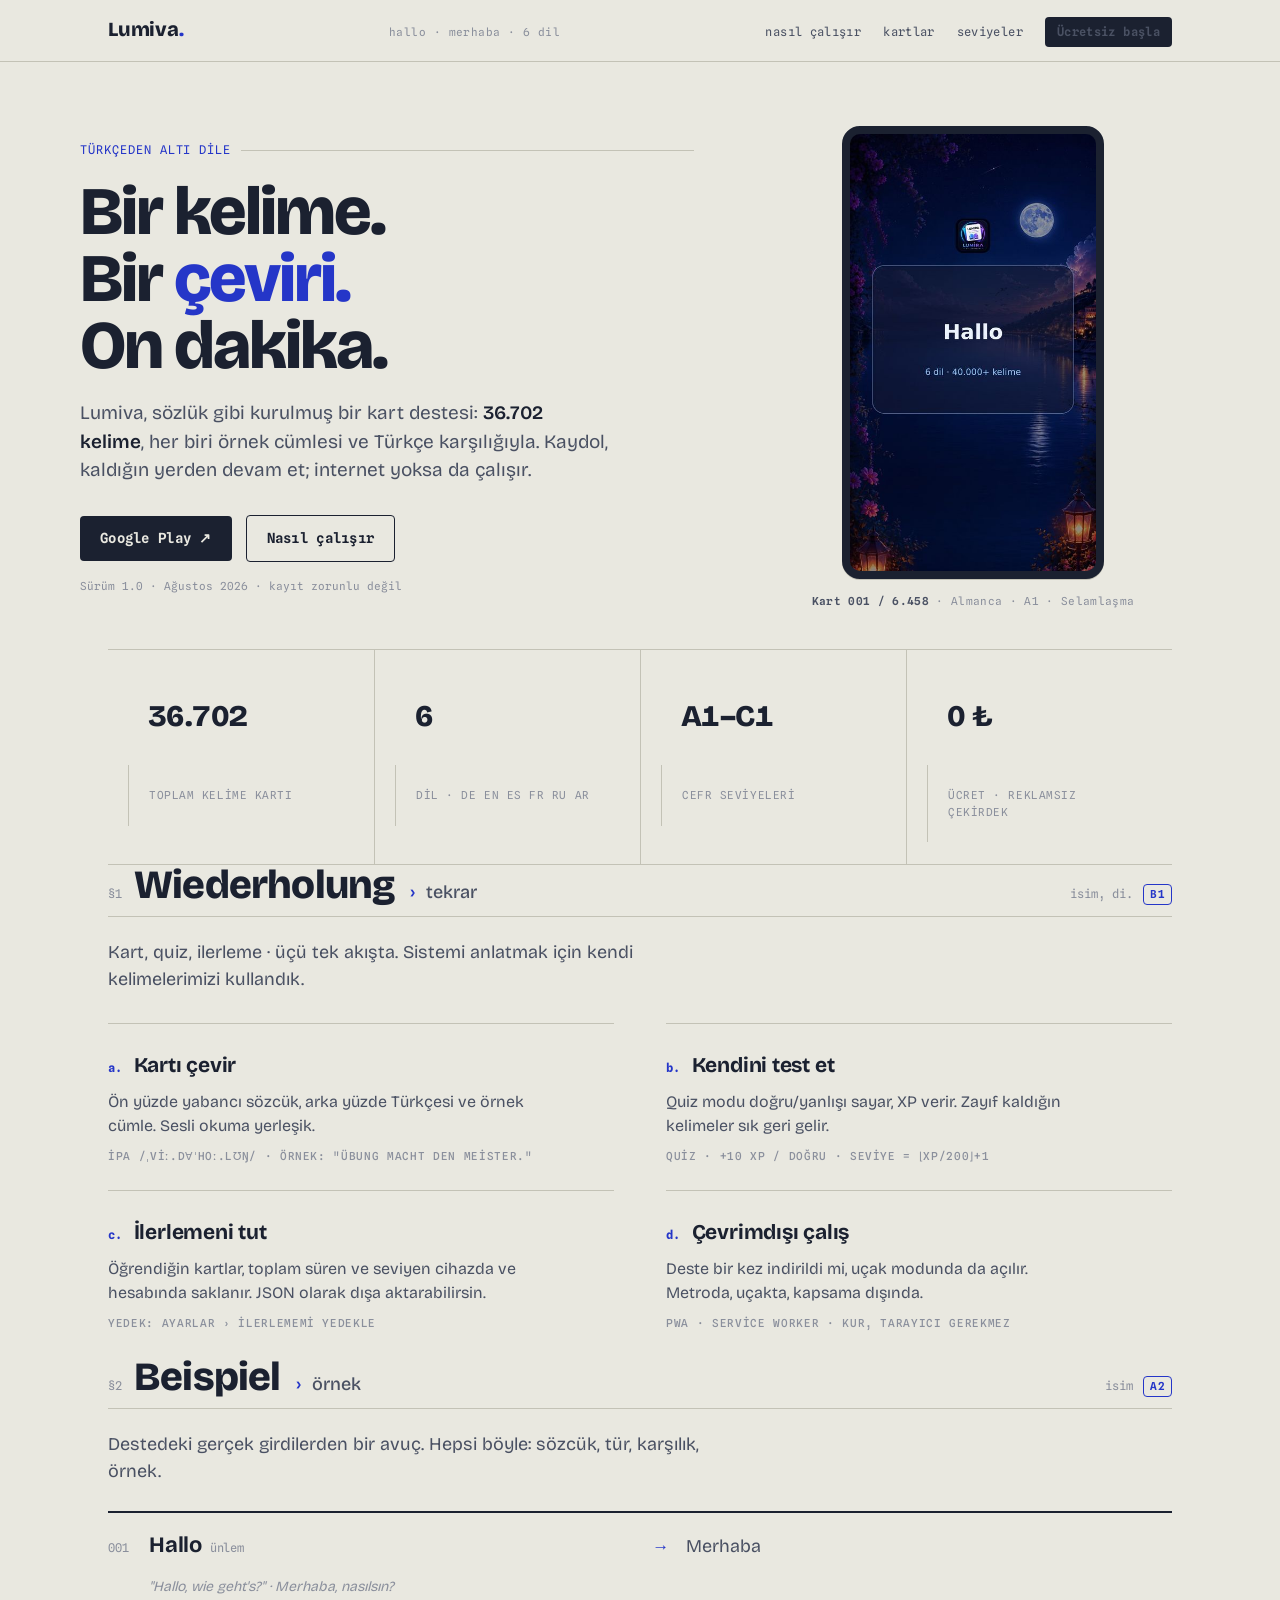
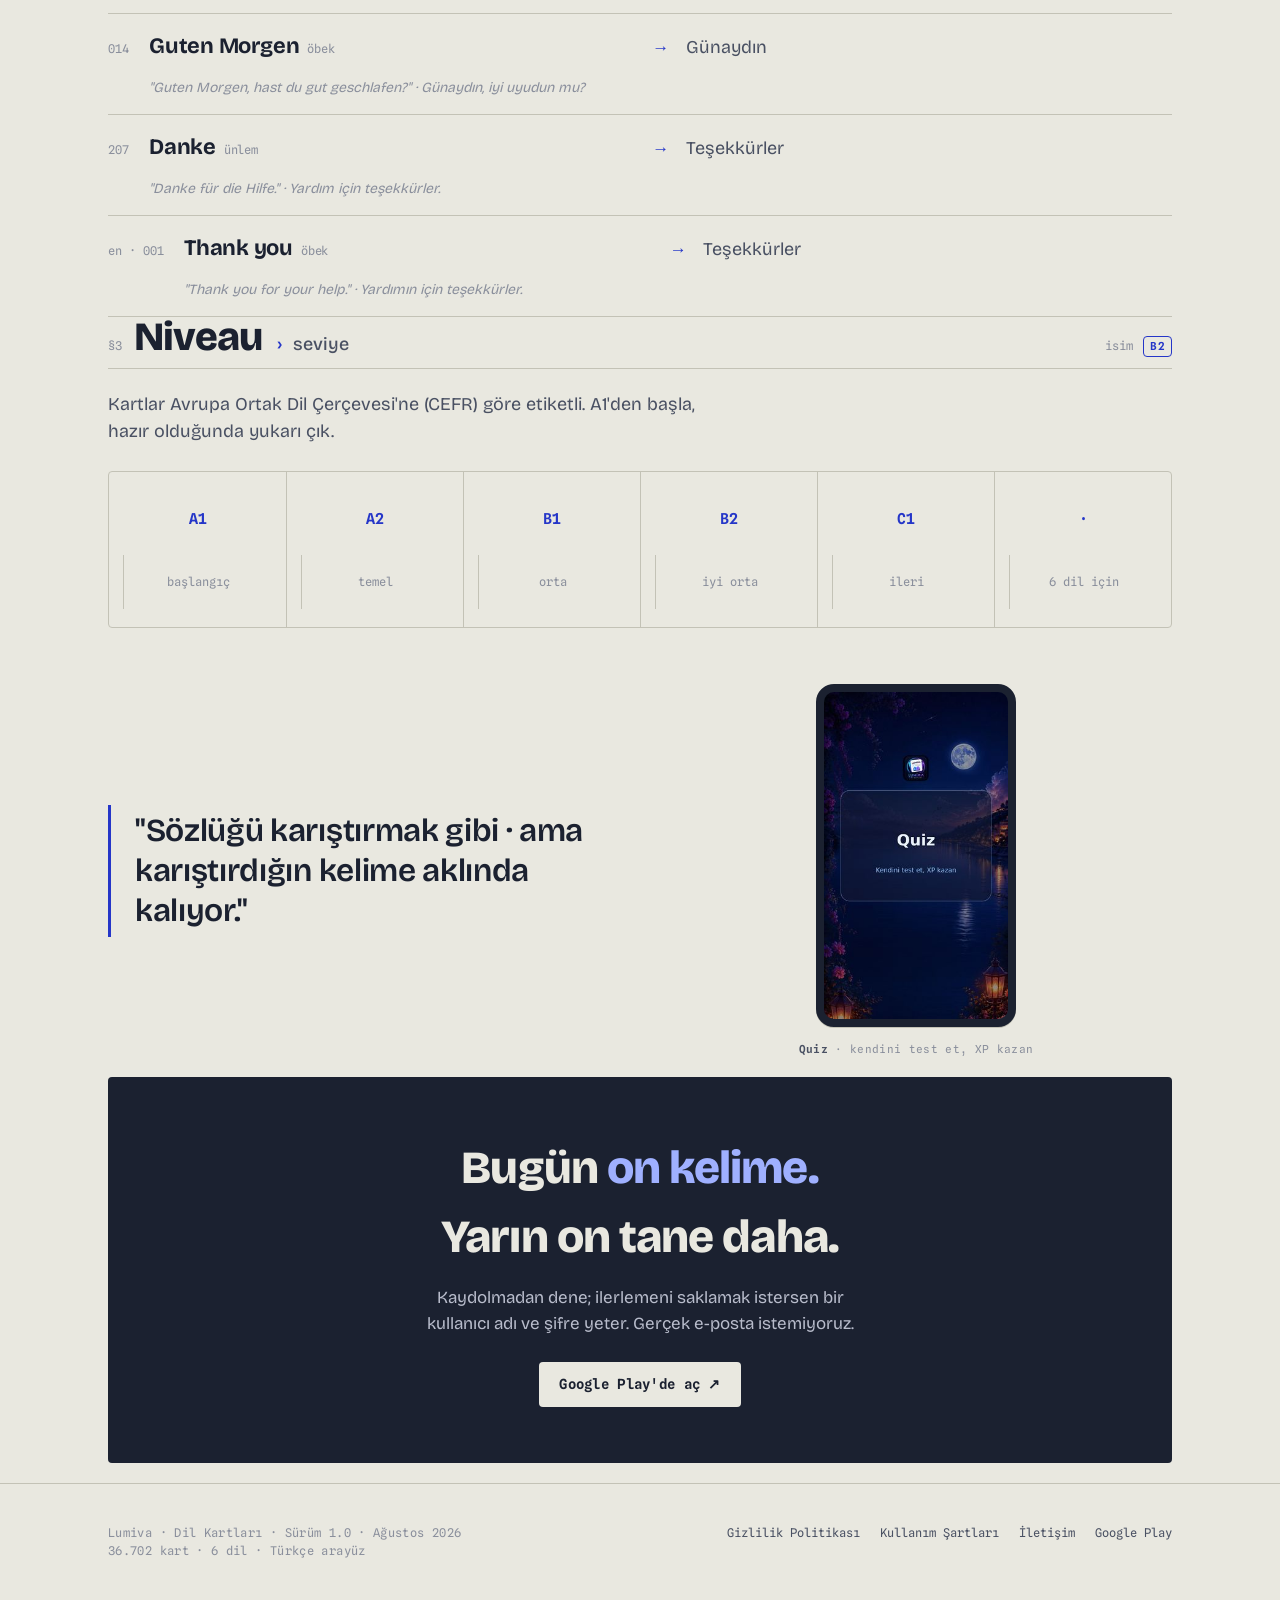
<file: lumira-landing.html>
<!DOCTYPE html>
<html lang="tr">
<head>
<meta charset="UTF-8">
<meta name="viewport" content="width=device-width, initial-scale=1.0">
<title>Lumiva · Dil Kartları</title>
<meta name="description" content="Türkçeden 6 dile, 36.702 kelime kartı. Günde on dakika, sözlük gibi çalışan bir kart destesi.">
<link rel="preconnect" href="https://fonts.googleapis.com">
<link rel="preconnect" href="https://fonts.gstatic.com" crossorigin>
<link href="https://fonts.googleapis.com/css2?family=Bricolage+Grotesque:opsz,wght@12..96,400;12..96,500;12..96,600;12..96,700;12..96,800&family=Spline+Sans+Mono:wght@400;500;600&display=swap" rel="stylesheet">
<style>
  :root{
    --paper:#e9e8e0;       /* soğuk kağıt */
    --paper-2:#e2e1d7;     /* biraz koyu kağıt */
    --ink:#1b2130;         /* mürekkep siyah-mavisi */
    --ink-soft:#4a5163;    /* ikincil metin */
    --ink-faint:#8a8f9c;   /* etiket/gri */
    --accent:#2536c8;      /* tek aksan: mürekkep mavisi */
    --rule:#c3c2b6;        /* hairline (tek ton) */
    --r:4px;               /* TEK köşe yarıçapı */
    --mono:"Spline Sans Mono",ui-monospace,monospace;
    --disp:"Bricolage Grotesque",system-ui,sans-serif;
  }
  *{box-sizing:border-box;margin:0;padding:0}
  html{scroll-behavior:smooth}
  body{
    background:var(--paper);color:var(--ink);
    font-family:var(--disp);
    font-size:17px;line-height:1.5;
    -webkit-font-smoothing:antialiased;
    text-rendering:optimizeLegibility;
  }
  ::selection{background:var(--accent);color:var(--paper)}

  .wrap{max-width:1120px;margin:0 auto;padding:0 28px}

  /* ---- MONO ETİKET (kelime türü / seviye / telaffuz sistemi) ---- */
  .tag{font-family:var(--mono);font-size:11px;font-weight:500;
    letter-spacing:.06em;text-transform:uppercase;color:var(--ink-faint)}
  .lvl{font-family:var(--mono);font-size:11px;font-weight:600;
    color:var(--accent);border:1px solid var(--accent);
    border-radius:var(--r);padding:1px 6px;letter-spacing:.04em}
  .pos{font-family:var(--mono);font-size:12px;font-style:normal;
    color:var(--ink-faint)}
  .ipa{font-family:var(--mono);font-size:13px;color:var(--ink-soft)}

  /* ---- ÜST ÇUBUK: sözlük "guide words" ---- */
  header.top{border-bottom:1px solid var(--rule);position:sticky;top:0;
    background:var(--paper);z-index:20}
  .top-in{display:flex;align-items:baseline;justify-content:space-between;
    padding:14px 28px;max-width:1120px;margin:0 auto;gap:16px}
  .brand{font-weight:800;font-size:20px;letter-spacing:-.01em}
  .brand .dot{color:var(--accent)}
  .guide{font-family:var(--mono);font-size:11px;color:var(--ink-faint);
    letter-spacing:.04em}
  .top-nav{display:flex;gap:22px;align-items:baseline}
  .top-nav a{font-family:var(--mono);font-size:12px;color:var(--ink-soft);
    text-decoration:none;letter-spacing:.03em}
  .top-nav a:hover{color:var(--accent)}
  .top-cta{font-family:var(--mono);font-size:12px;font-weight:600;
    color:var(--paper);background:var(--ink);border-radius:var(--r);
    padding:6px 12px;text-decoration:none}
  .top-cta:hover{background:var(--accent)}
  @media(max-width:720px){.top-nav .hidem{display:none}}

  /* ---- SÖZLÜK GİRDİSİ BAŞLIK KALIBI ---- */
  .entry{display:grid;grid-template-columns:1fr auto;gap:6px 18px;
    align-items:baseline;border-bottom:1px solid var(--rule);
    padding-bottom:10px;margin-bottom:22px}
  .entry-head{display:flex;align-items:baseline;gap:12px;flex-wrap:wrap}
  .entry-num{font-family:var(--mono);font-size:12px;color:var(--ink-faint)}
  .entry-word{font-size:clamp(26px,4vw,40px);font-weight:800;
    letter-spacing:-.02em;line-height:1}
  .entry-tr{font-size:clamp(15px,2vw,18px);color:var(--ink-soft);
    font-weight:500}
  .entry-tr::before{content:"›";color:var(--accent);margin-right:8px;
    font-family:var(--mono)}
  .entry-meta{display:flex;gap:10px;align-items:center;justify-self:end}

  /* ---- HERO ---- */
  .hero{padding:64px 0 40px}
  .hero-grid{display:grid;grid-template-columns:1.15fr .85fr;gap:52px;
    align-items:center}
  @media(max-width:860px){.hero-grid{grid-template-columns:1fr;gap:36px}}
  .kicker{font-family:var(--mono);font-size:12px;letter-spacing:.08em;
    text-transform:uppercase;color:var(--accent);margin-bottom:20px;
    display:flex;gap:10px;align-items:center}
  .kicker::after{content:"";height:1px;flex:1;background:var(--rule)}
  h1.head{font-size:clamp(38px,6.2vw,68px);line-height:.98;
    letter-spacing:-.03em;font-weight:800;margin-bottom:20px}
  h1.head em{font-style:normal;color:var(--accent)}
  .lede{font-size:19px;color:var(--ink-soft);max-width:44ch;margin-bottom:30px}
  .lede b{color:var(--ink);font-weight:600}
  .cta-row{display:flex;gap:14px;align-items:center;flex-wrap:wrap}
  .btn{font-family:var(--mono);font-size:14px;font-weight:600;
    text-decoration:none;border-radius:var(--r);padding:12px 20px;
    display:inline-flex;gap:9px;align-items:center;letter-spacing:.02em}
  .btn-solid{background:var(--ink);color:var(--paper)}
  .btn-solid:hover{background:var(--accent)}
  .btn-line{border:1px solid var(--ink);color:var(--ink)}
  .btn-line:hover{border-color:var(--accent);color:var(--accent)}
  .cta-note{font-family:var(--mono);font-size:11px;color:var(--ink-faint)}

  /* ---- CİHAZ ÇERÇEVESİ (gerçek ekran) ---- */
  .device-col{display:flex;flex-direction:column;align-items:center;gap:14px}
  .device{position:relative;width:262px;max-width:80vw;
    border:8px solid var(--ink);border-radius:calc(var(--r) + 14px);
    overflow:hidden;background:var(--ink);
    box-shadow:0 1px 0 var(--rule)}
  .device img{display:block;width:100%;height:auto}
  .device-cap{font-family:var(--mono);font-size:11px;color:var(--ink-faint);
    text-align:center;letter-spacing:.03em}
  .device-cap b{color:var(--ink-soft);font-weight:600}

  /* ---- SAYAÇ ŞERİDİ (somut sayılar) ---- */
  .strip{border-top:1px solid var(--rule);border-bottom:1px solid var(--rule);
    display:grid;grid-template-columns:repeat(4,1fr)}
  .strip div{padding:22px 20px;border-left:1px solid var(--rule)}
  .strip div:first-child{border-left:none}
  .strip .n{font-size:30px;font-weight:800;letter-spacing:-.02em;
    font-variant-numeric:tabular-nums}
  .strip .l{font-family:var(--mono);font-size:11px;color:var(--ink-faint);
    letter-spacing:.05em;text-transform:uppercase;margin-top:4px}
  @media(max-width:720px){.strip{grid-template-columns:repeat(2,1fr)}
    .strip div:nth-child(3){border-left:none}}

  /* ---- BÖLÜM ---- */
  section{padding:70px 0}
  .sec-lead{max-width:52ch;color:var(--ink-soft);font-size:18px;
    margin-top:2px}

  /* ---- ÖZELLİK: sözlük girdisi listesi ---- */
  .feat{display:grid;grid-template-columns:1fr 1fr;gap:0 52px}
  @media(max-width:760px){.feat{grid-template-columns:1fr}}
  .feat-item{padding:26px 0;border-top:1px solid var(--rule)}
  .feat-item h3{font-size:21px;font-weight:700;letter-spacing:-.01em;
    display:flex;align-items:baseline;gap:12px;margin-bottom:8px}
  .feat-item .idx{font-family:var(--mono);font-size:12px;color:var(--accent)}
  .feat-item p{color:var(--ink-soft);font-size:16px;max-width:42ch}
  .feat-item .f+tr{font-family:var(--mono);font-size:12px;
    color:var(--ink-faint);margin-top:10px}

  /* ---- İKİ DİLLİ ÖRNEK KART SATIRLARI ---- */
  .cards{border-top:2px solid var(--ink)}
  .card-row{display:grid;grid-template-columns:auto 1fr auto 1fr;gap:20px;
    align-items:baseline;padding:16px 0;border-bottom:1px solid var(--rule)}
  .card-row .num{font-family:var(--mono);font-size:12px;color:var(--ink-faint)}
  .card-row .src{font-size:22px;font-weight:700;letter-spacing:-.01em}
  .card-row .src .p{font-family:var(--mono);font-size:12px;
    color:var(--ink-faint);font-weight:400;margin-left:8px}
  .card-row .arrow{font-family:var(--mono);color:var(--accent)}
  .card-row .dst{font-size:18px;color:var(--ink-soft)}
  .card-row .ex{grid-column:2/5;font-size:14px;color:var(--ink-faint);
    font-style:italic;margin-top:-6px}
  @media(max-width:680px){
    .card-row{grid-template-columns:auto 1fr;gap:4px 14px}
    .card-row .arrow,.card-row .dst{grid-column:2}
    .card-row .ex{grid-column:1/3}
  }

  /* ---- CEFR ÇİZELGESİ ---- */
  .levels{display:grid;grid-template-columns:repeat(6,1fr);gap:0;
    border:1px solid var(--rule);border-radius:var(--r);overflow:hidden;
    margin-top:26px}
  .levels div{padding:18px 14px;border-left:1px solid var(--rule);
    text-align:center}
  .levels div:first-child{border-left:none}
  .levels .lc{font-family:var(--mono);font-weight:600;font-size:15px;
    color:var(--accent)}
  .levels .ln{font-size:12px;color:var(--ink-faint);margin-top:6px;
    font-family:var(--mono)}
  @media(max-width:640px){.levels{grid-template-columns:repeat(3,1fr)}
    .levels div:nth-child(4){border-left:none}}

  /* ---- ALINTI ---- */
  .quote{border-left:3px solid var(--accent);padding:6px 0 6px 24px;
    font-size:clamp(22px,3.4vw,32px);font-weight:600;letter-spacing:-.01em;
    max-width:26ch;line-height:1.25}
  .quote-by{font-family:var(--mono);font-size:12px;color:var(--ink-faint);
    margin-top:16px;letter-spacing:.03em}

  /* ---- KAPANIŞ CTA ---- */
  .close{background:var(--ink);color:var(--paper);border-radius:var(--r);
    padding:56px 44px;text-align:center;margin:20px 0}
  .close h2{font-size:clamp(28px,5vw,46px);font-weight:800;
    letter-spacing:-.02em;margin-bottom:14px;color:var(--paper)}
  .close h2 em{font-style:normal;color:#9fb0ff}
  .close p{color:#b8bccb;max-width:40ch;margin:0 auto 26px;font-size:17px}
  .close .btn-solid{background:var(--paper);color:var(--ink)}
  .close .btn-solid:hover{background:#9fb0ff;color:var(--ink)}

  /* ---- ALT BİLGİ (şartlar + gizlilik ZORUNLU) ---- */
  footer{border-top:1px solid var(--rule);padding:40px 0 60px;
    font-family:var(--mono);font-size:12px;color:var(--ink-faint)}
  .foot-in{display:flex;justify-content:space-between;gap:20px;
    flex-wrap:wrap;align-items:baseline}
  footer a{color:var(--ink-soft);text-decoration:none}
  footer a:hover{color:var(--accent)}
  .foot-links{display:flex;gap:20px;flex-wrap:wrap}
  .foot-meta{letter-spacing:.03em}

  :focus-visible{outline:2px solid var(--accent);outline-offset:2px}
  @media(prefers-reduced-motion:no-preference){
    .device{transition:transform .5s cubic-bezier(.2,.7,.2,1)}
    .device:hover{transform:translateY(-4px)}
  }
</style>
</head>
<body>

<header class="top">
  <div class="top-in">
    <div class="brand">Lumiva<span class="dot">.</span></div>
    <div class="guide hidem">hallo · merhaba · 6 dil</div>
    <nav class="top-nav">
      <a href="#nasil" class="hidem">nasıl çalışır</a>
      <a href="#kartlar" class="hidem">kartlar</a>
      <a href="#seviye" class="hidem">seviyeler</a>
      <a href="#indir" class="top-cta">Ücretsiz başla</a>
    </nav>
  </div>
</header>

<main>
<!-- ============================ HERO ============================ -->
<div class="wrap hero">
  <div class="hero-grid">
    <div>
      <div class="kicker">Türkçeden altı dile</div>
      <h1 class="head">Bir kelime.<br>Bir <em>çeviri.</em><br>On dakika.</h1>
      <p class="lede">Lumiva, sözlük gibi kurulmuş bir kart destesi:
        <b>36.702 kelime</b>, her biri örnek cümlesi ve Türkçe karşılığıyla.
        Kaydol, kaldığın yerden devam et; internet yoksa da çalışır.</p>
      <div class="cta-row">
        <a href="#indir" class="btn btn-solid">Google Play ↗</a>
        <a href="#nasil" class="btn btn-line">Nasıl çalışır</a>
      </div>
      <p class="cta-note" style="margin-top:16px">Sürüm 1.0 · Ağustos 2026 · kayıt zorunlu değil</p>
    </div>
    <div class="device-col">
      <div class="device">
        <img alt="Lumiva uygulaması · Almanca 'Hallo' kartı" src="[data-uri]">
      </div>
      <p class="device-cap"><b>Kart 001 / 6.458</b> · Almanca · A1 · Selamlaşma</p>
    </div>
  </div>
</div>

<!-- ======================= SAYAÇ ŞERİDİ ======================= -->
<div class="wrap">
  <div class="strip">
    <div><div class="n">36.702</div><div class="l">toplam kelime kartı</div></div>
    <div><div class="n">6</div><div class="l">dil · de en es fr ru ar</div></div>
    <div><div class="n">A1–C1</div><div class="l">CEFR seviyeleri</div></div>
    <div><div class="n">0 ₺</div><div class="l">ücret · reklamsız çekirdek</div></div>
  </div>
</div>

<!-- ======================= NASIL ÇALIŞIR ======================= -->
<section id="nasil" class="wrap">
  <div class="entry">
    <div class="entry-head">
      <span class="entry-num">§1</span>
      <span class="entry-word">Wiederholung</span>
      <span class="entry-tr">tekrar</span>
    </div>
    <div class="entry-meta"><span class="pos">isim, di.</span><span class="lvl">B1</span></div>
  </div>
  <p class="sec-lead">Kart, quiz, ilerleme · üçü tek akışta. Sistemi anlatmak
    için kendi kelimelerimizi kullandık.</p>

  <div class="feat" style="margin-top:30px">
    <div class="feat-item">
      <h3><span class="idx">a.</span>Kartı çevir</h3>
      <p>Ön yüzde yabancı sözcük, arka yüzde Türkçesi ve örnek cümle.
        Sesli okuma yerleşik.</p>
      <div class="tag" style="margin-top:10px">ipa /ˌviː.dɐˈhoː.lʊŋ/ · örnek: "Übung macht den Meister."</div>
    </div>
    <div class="feat-item">
      <h3><span class="idx">b.</span>Kendini test et</h3>
      <p>Quiz modu doğru/yanlışı sayar, XP verir. Zayıf kaldığın
        kelimeler sık geri gelir.</p>
      <div class="tag" style="margin-top:10px">quiz · +10 XP / doğru · seviye = ⌊XP/200⌋+1</div>
    </div>
    <div class="feat-item">
      <h3><span class="idx">c.</span>İlerlemeni tut</h3>
      <p>Öğrendiğin kartlar, toplam süren ve seviyen cihazda ve
        hesabında saklanır. JSON olarak dışa aktarabilirsin.</p>
      <div class="tag" style="margin-top:10px">yedek: Ayarlar › İlerlememi yedekle</div>
    </div>
    <div class="feat-item">
      <h3><span class="idx">d.</span>Çevrimdışı çalış</h3>
      <p>Deste bir kez indirildi mi, uçak modunda da açılır. Metroda,
        uçakta, kapsama dışında.</p>
      <div class="tag" style="margin-top:10px">pwa · service worker · kur, tarayıcı gerekmez</div>
    </div>
  </div>
</section>

<!-- ======================= ÖRNEK KARTLAR ======================= -->
<section id="kartlar" class="wrap">
  <div class="entry">
    <div class="entry-head">
      <span class="entry-num">§2</span>
      <span class="entry-word">Beispiel</span>
      <span class="entry-tr">örnek</span>
    </div>
    <div class="entry-meta"><span class="pos">isim</span><span class="lvl">A2</span></div>
  </div>
  <p class="sec-lead">Destedeki gerçek girdilerden bir avuç. Hepsi böyle:
    sözcük, tür, karşılık, örnek.</p>

  <div class="cards" style="margin-top:26px">
    <div class="card-row">
      <span class="num">001</span>
      <span class="src">Hallo<span class="p">ünlem</span></span>
      <span class="arrow">→</span>
      <span class="dst">Merhaba</span>
      <span class="ex">"Hallo, wie geht's?" · Merhaba, nasılsın?</span>
    </div>
    <div class="card-row">
      <span class="num">014</span>
      <span class="src">Guten Morgen<span class="p">öbek</span></span>
      <span class="arrow">→</span>
      <span class="dst">Günaydın</span>
      <span class="ex">"Guten Morgen, hast du gut geschlafen?" · Günaydın, iyi uyudun mu?</span>
    </div>
    <div class="card-row">
      <span class="num">207</span>
      <span class="src">Danke<span class="p">ünlem</span></span>
      <span class="arrow">→</span>
      <span class="dst">Teşekkürler</span>
      <span class="ex">"Danke für die Hilfe." · Yardım için teşekkürler.</span>
    </div>
    <div class="card-row">
      <span class="num">en · 001</span>
      <span class="src">Thank you<span class="p">öbek</span></span>
      <span class="arrow">→</span>
      <span class="dst">Teşekkürler</span>
      <span class="ex">"Thank you for your help." · Yardımın için teşekkürler.</span>
    </div>
  </div>
</section>

<!-- ======================= SEVİYELER ======================= -->
<section id="seviye" class="wrap">
  <div class="entry">
    <div class="entry-head">
      <span class="entry-num">§3</span>
      <span class="entry-word">Niveau</span>
      <span class="entry-tr">seviye</span>
    </div>
    <div class="entry-meta"><span class="pos">isim</span><span class="lvl">B2</span></div>
  </div>
  <p class="sec-lead">Kartlar Avrupa Ortak Dil Çerçevesi'ne (CEFR) göre
    etiketli. A1'den başla, hazır olduğunda yukarı çık.</p>

  <div class="levels">
    <div><div class="lc">A1</div><div class="ln">başlangıç</div></div>
    <div><div class="lc">A2</div><div class="ln">temel</div></div>
    <div><div class="lc">B1</div><div class="ln">orta</div></div>
    <div><div class="lc">B2</div><div class="ln">iyi orta</div></div>
    <div><div class="lc">C1</div><div class="ln">ileri</div></div>
    <div><div class="lc">·</div><div class="ln">6 dil için</div></div>
  </div>

  <div style="display:grid;grid-template-columns:1fr 1fr;gap:40px;margin-top:56px;align-items:center">
    <div class="quote">"Sözlüğü karıştırmak gibi · ama karıştırdığın kelime aklında kalıyor."</div>
    <div class="device-col">
      <div class="device" style="width:200px">
        <img alt="Lumiva · Quiz ekranı" src="[data-uri]">
      </div>
      <p class="device-cap"><b>Quiz</b> · kendini test et, XP kazan</p>
    </div>
  </div>
</section>

<!-- ======================= KAPANIŞ ======================= -->
<div class="wrap" id="indir">
  <div class="close">
    <h2>Bugün <em>on kelime.</em><br>Yarın on tane daha.</h2>
    <p>Kaydolmadan dene; ilerlemeni saklamak istersen bir kullanıcı adı
      ve şifre yeter. Gerçek e-posta istemiyoruz.</p>
    <a href="#" class="btn btn-solid">Google Play'de aç ↗</a>
  </div>
</div>
</main>

<!-- ======================= ALT BİLGİ ======================= -->
<footer>
  <div class="wrap foot-in">
    <div class="foot-meta">
      Lumiva · Dil Kartları · Sürüm 1.0 · Ağustos 2026<br>
      36.702 kart · 6 dil · Türkçe arayüz
    </div>
    <div class="foot-links">
      <a href="./privacy/">Gizlilik Politikası</a>
      <a href="#sartlar">Kullanım Şartları</a>
      <a href="https://www.instagram.com/">İletişim</a>
      <a href="#indir">Google Play</a>
    </div>
  </div>
</footer>

</body>
</html>
</file>
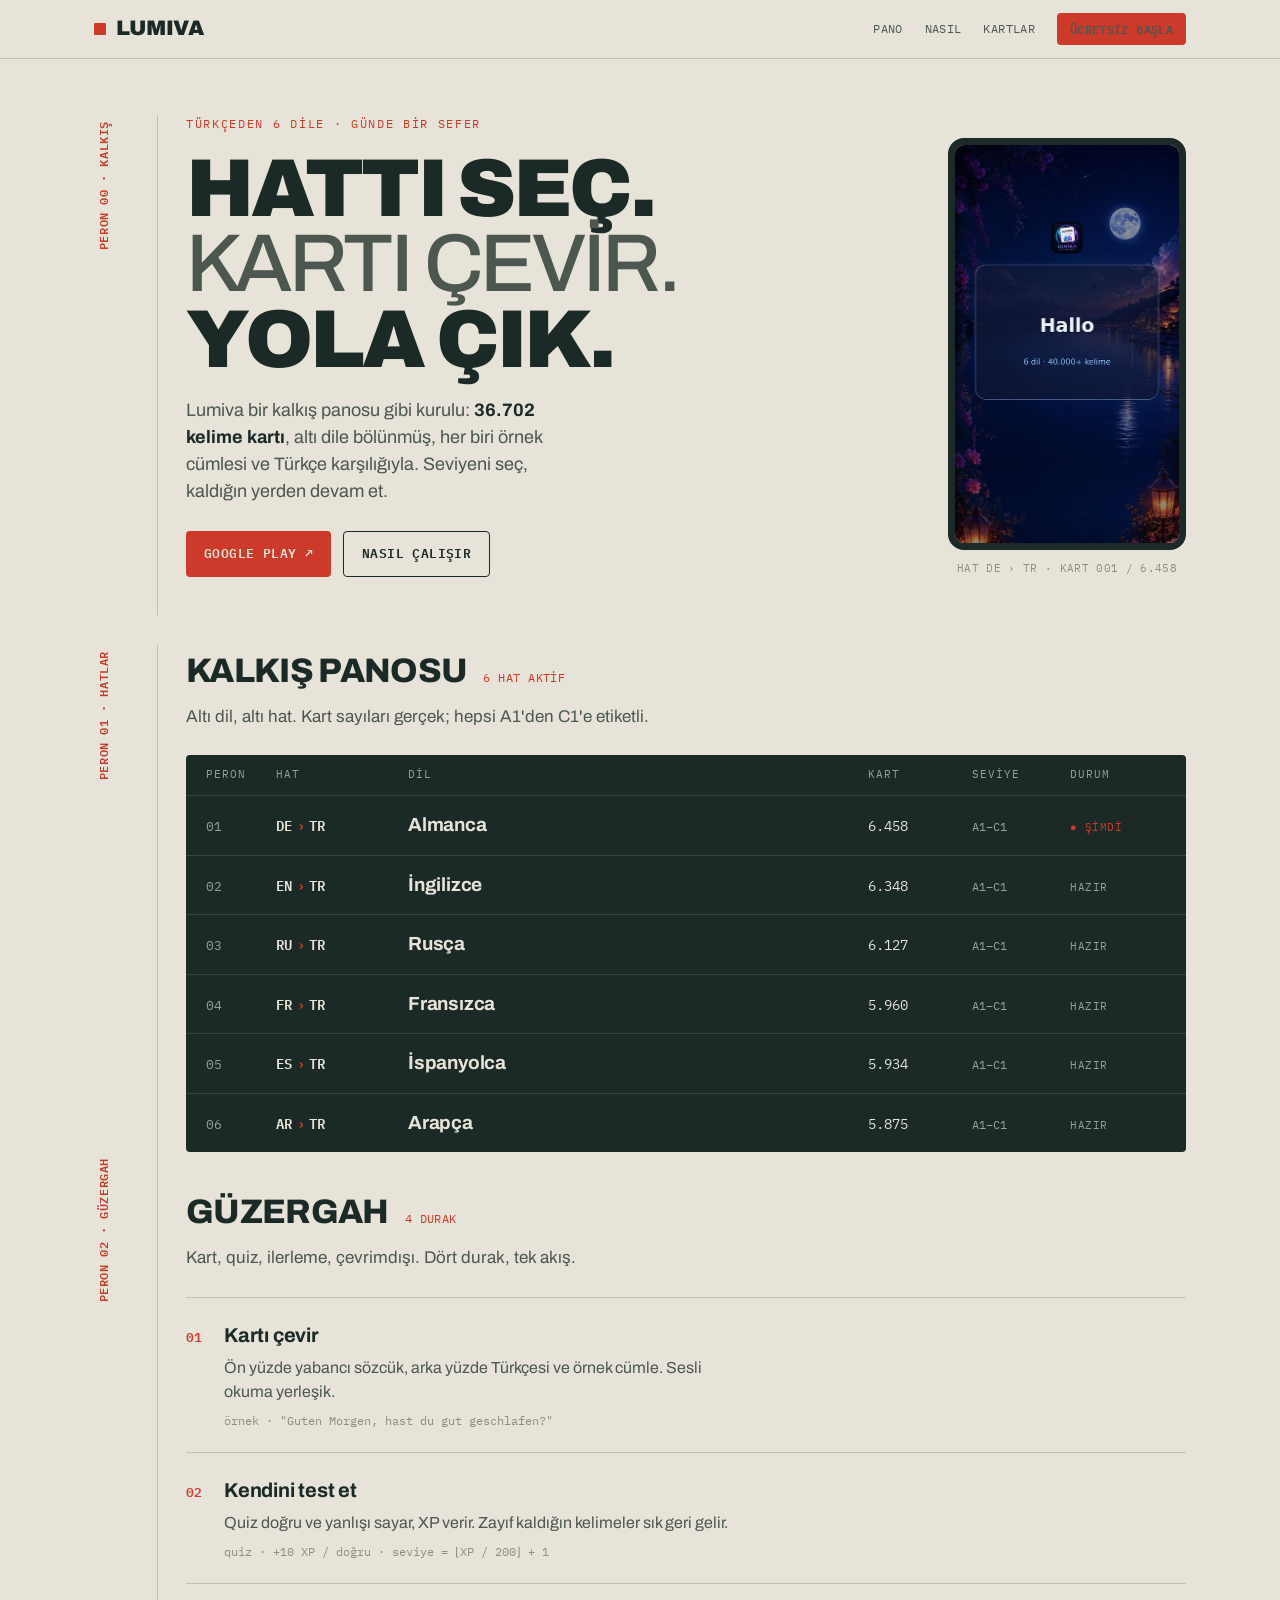
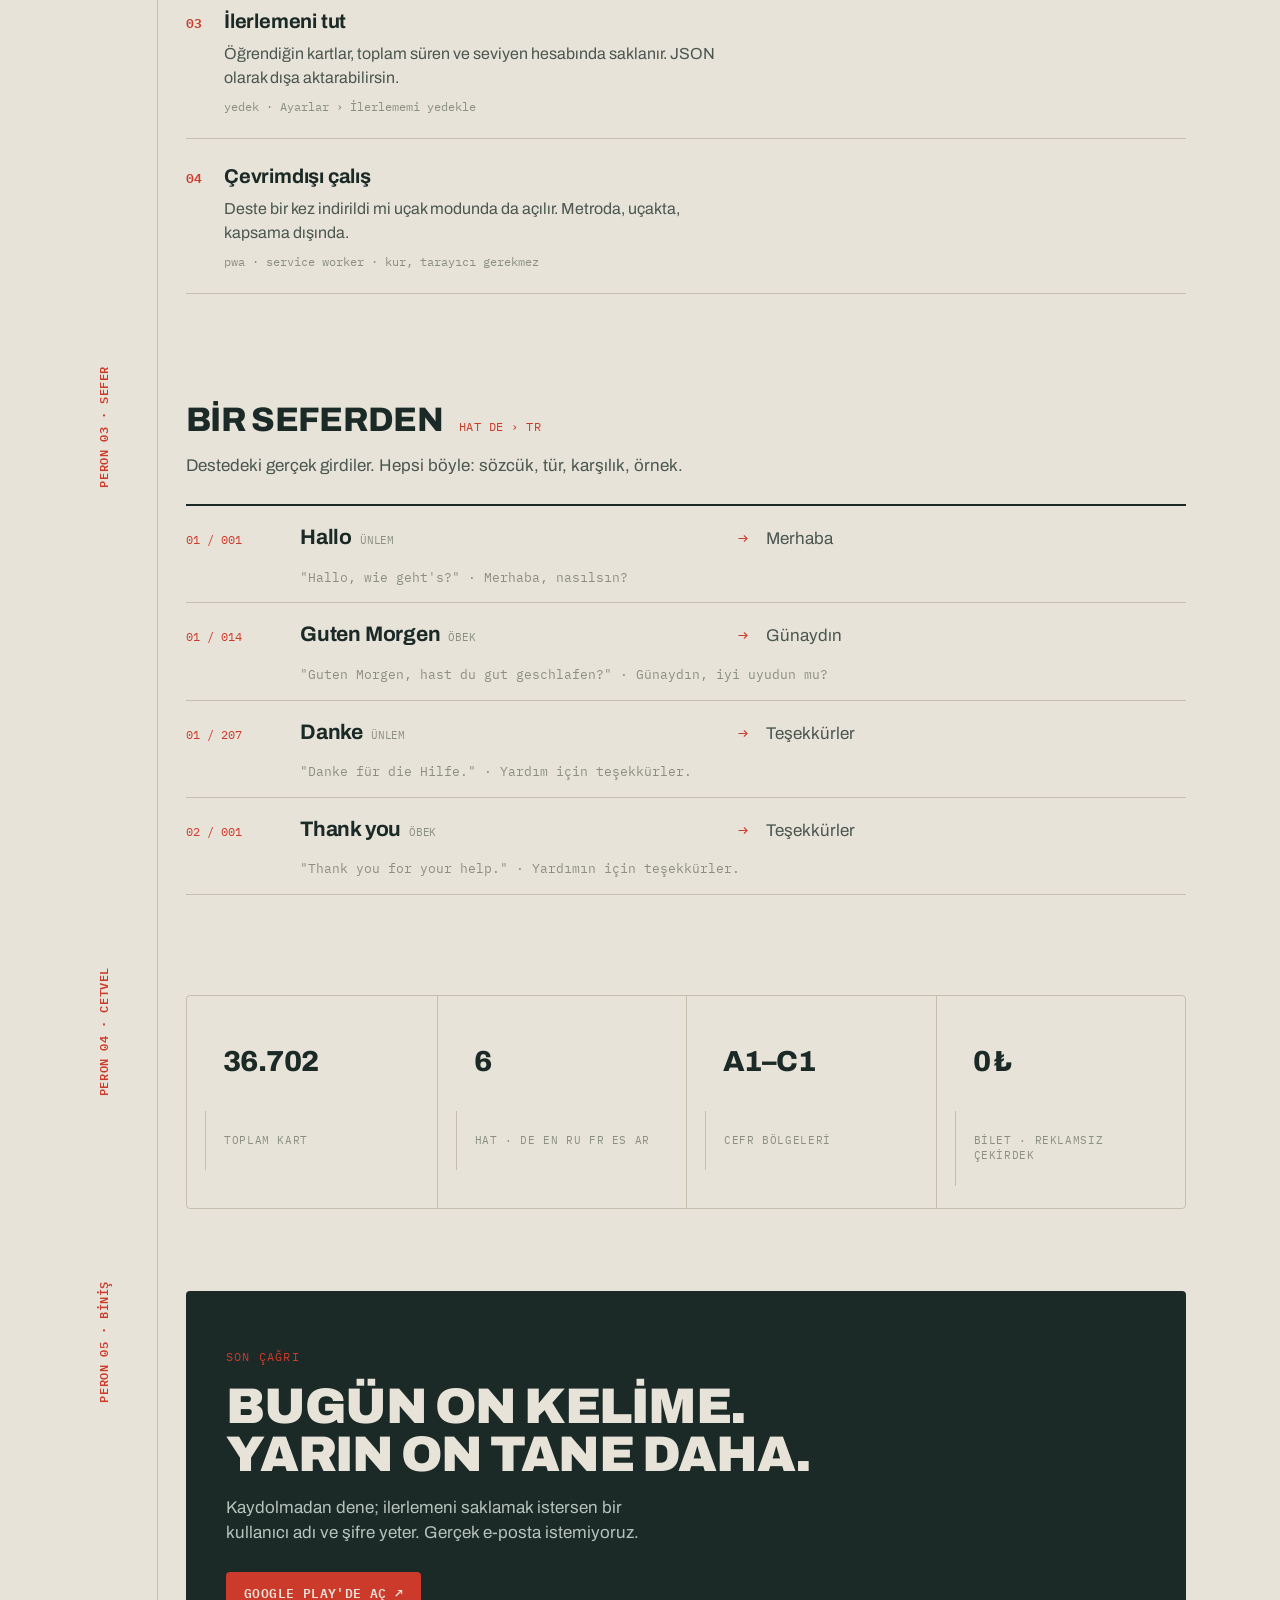
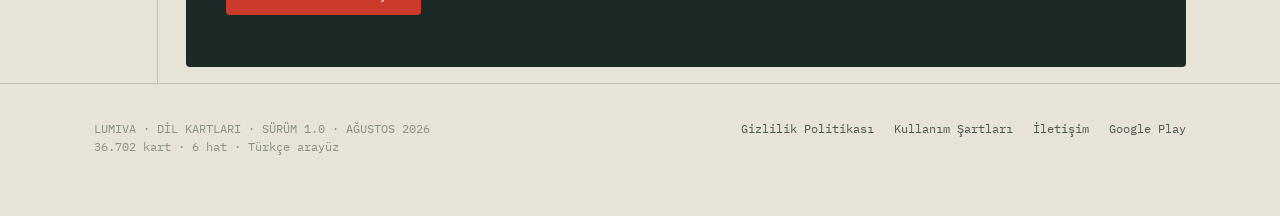
<file: lumiva-landing-2.html>
<!DOCTYPE html>
<html lang="tr">
<head>
<meta charset="UTF-8">
<meta name="viewport" content="width=device-width, initial-scale=1.0">
<title>Lumiva · Dil Kartları</title>
<meta name="description" content="Türkçeden 6 dile 36.702 kelime kartı. Bir kalkış panosu gibi: hattı seç, seviyeni bul, çalışmaya başla.">
<link rel="preconnect" href="https://fonts.googleapis.com">
<link rel="preconnect" href="https://fonts.gstatic.com" crossorigin>
<link href="https://fonts.googleapis.com/css2?family=Archivo:wght@400;500;600;700;800;900&family=IBM+Plex+Mono:wght@400;500;600&display=swap" rel="stylesheet">
<style>
  :root{
    --paper:#e7e3d8;        /* yulaf kağıdı */
    --paper-2:#deedd5; 
    --board:#1b2a27;        /* koyu petrol-mürekkep pano */
    --board-2:#22332f;
    --ink:#1b2a27;
    --ink-soft:#4b574f;
    --ink-faint:#8b8f82;
    --line:#c4bfae;         /* hairline (tek ton) */
    --line-board:#33453f;
    --signal:#cc3a2b;       /* tek aksan: sinyal kırmızısı */
    --r:4px;                /* TEK köşe yarıçapı */
    --mono:"IBM Plex Mono",ui-monospace,monospace;
    --disp:"Archivo",system-ui,sans-serif;
  }
  *{box-sizing:border-box;margin:0;padding:0}
  html{scroll-behavior:smooth}
  body{background:var(--paper);color:var(--ink);font-family:var(--disp);
    font-size:17px;line-height:1.5;-webkit-font-smoothing:antialiased;
    text-rendering:optimizeLegibility}
  ::selection{background:var(--signal);color:var(--paper)}
  .wrap{max-width:1140px;margin:0 auto;padding:0 24px}

  .mono{font-family:var(--mono)}
  .code{font-family:var(--mono);font-size:12px;letter-spacing:.04em;
    color:var(--ink-faint);text-transform:uppercase}

  /* ---- PERON OLUĞU (sol sürekli sütun) ---- */
  .track{display:grid;grid-template-columns:64px 1fr;gap:0}
  .track .peron{border-right:1px solid var(--line);padding-top:6px}
  .track .peron .pn{font-family:var(--mono);font-size:12px;font-weight:600;
    color:var(--signal);letter-spacing:.05em;writing-mode:vertical-rl;
    text-orientation:mixed;transform:rotate(180deg);white-space:nowrap}
  .track .body{padding:0 0 0 28px}
  @media(max-width:680px){
    .track{grid-template-columns:34px 1fr}
    .track .body{padding-left:16px}
  }

  /* ---- ÜST ÇUBUK ---- */
  header.top{border-bottom:1px solid var(--line);position:sticky;top:0;
    background:var(--paper);z-index:30}
  .top-in{display:flex;align-items:center;justify-content:space-between;
    gap:16px;padding:13px 24px;max-width:1140px;margin:0 auto}
  .brand{font-weight:900;font-size:21px;letter-spacing:-.02em;
    display:flex;align-items:center;gap:10px}
  .brand .sq{width:12px;height:12px;background:var(--signal);border-radius:1px;
    display:inline-block}
  .top-nav{display:flex;gap:22px;align-items:center}
  .top-nav a{font-family:var(--mono);font-size:12px;color:var(--ink-soft);
    text-decoration:none;letter-spacing:.03em;text-transform:uppercase}
  .top-nav a:hover{color:var(--signal)}
  .top-cta{font-family:var(--mono);font-size:12px;font-weight:600;
    color:var(--paper);background:var(--signal);border-radius:var(--r);
    padding:7px 13px;text-decoration:none;letter-spacing:.03em}
  .top-cta:hover{background:var(--ink)}
  @media(max-width:720px){.top-nav .hm{display:none}}

  /* ---- HERO ---- */
  .hero{padding:56px 0 30px}
  .hero-top{display:grid;grid-template-columns:1.25fr .75fr;gap:44px;
    align-items:end;margin-bottom:38px}
  @media(max-width:860px){.hero-top{grid-template-columns:1fr;gap:30px}}
  .kick{font-family:var(--mono);font-size:12px;letter-spacing:.14em;
    text-transform:uppercase;color:var(--signal);margin-bottom:18px}
  h1{font-size:clamp(40px,7vw,82px);line-height:.92;letter-spacing:-.035em;
    font-weight:900;text-transform:uppercase}
  h1 .thin{font-weight:500;color:var(--ink-soft)}
  .lede{font-size:18px;color:var(--ink-soft);max-width:40ch;margin-top:20px}
  .lede b{color:var(--ink);font-weight:700}
  .hero-cta{display:flex;gap:12px;flex-wrap:wrap;margin-top:26px}
  .btn{font-family:var(--mono);font-size:13px;font-weight:600;text-decoration:none;
    border-radius:var(--r);padding:12px 18px;letter-spacing:.03em;
    text-transform:uppercase;display:inline-flex;gap:8px;align-items:center}
  .btn-sig{background:var(--signal);color:var(--paper)}
  .btn-sig:hover{background:var(--ink)}
  .btn-line{border:1px solid var(--ink);color:var(--ink)}
  .btn-line:hover{border-color:var(--signal);color:var(--signal)}

  .device-col{justify-self:end}
  .device{width:238px;max-width:78vw;border:7px solid var(--board);
    border-radius:calc(var(--r) + 12px);overflow:hidden;background:var(--board)}
  .device img{display:block;width:100%;height:auto}
  .device-cap{font-family:var(--mono);font-size:11px;color:var(--ink-faint);
    text-align:center;margin-top:10px;letter-spacing:.03em}

  /* ---- KALKIŞ PANOSU (imza öğesi) ---- */
  .board{background:var(--board);border-radius:var(--r);overflow:hidden;
    color:var(--paper)}
  .board-h{display:grid;grid-template-columns:56px 118px 1fr 90px 84px 96px;
    gap:14px;padding:12px 20px;border-bottom:1px solid var(--line-board);
    font-family:var(--mono);font-size:10.5px;letter-spacing:.1em;
    text-transform:uppercase;color:#8fa39c}
  .row{display:grid;grid-template-columns:56px 118px 1fr 90px 84px 96px;
    gap:14px;padding:15px 20px;border-bottom:1px solid var(--line-board);
    align-items:baseline}
  .row:last-child{border-bottom:none}
  .row .pn{font-family:var(--mono);font-size:13px;color:#8fa39c}
  .row .rt{font-family:var(--mono);font-size:14px;font-weight:600;
    letter-spacing:.02em;color:var(--paper)}
  .row .rt .ar{color:var(--signal);margin:0 4px}
  .row .dl{font-size:19px;font-weight:700;letter-spacing:-.01em}
  .row .kc{font-family:var(--mono);font-size:14px;color:var(--paper);
    font-variant-numeric:tabular-nums}
  .row .lv{font-family:var(--mono);font-size:12px;color:#8fa39c}
  .row .st{font-family:var(--mono);font-size:11px;letter-spacing:.05em;
    text-transform:uppercase}
  .row .st.now{color:var(--signal)}
  .row .st.ok{color:#8fa39c}
  @media(max-width:760px){
    .board-h{display:none}
    .row{grid-template-columns:auto 1fr auto;gap:6px 12px;padding:14px 16px}
    .row .rt{grid-column:1}
    .row .dl{grid-column:2}
    .row .kc{grid-column:3;text-align:right}
    .row .pn,.row .lv,.row .st{grid-column:2;font-size:11px}
    .row .lv{grid-column:3;text-align:right}
  }

  /* ---- BÖLÜM ÇERÇEVESİ ---- */
  section{padding:66px 0}
  .sec-head{display:flex;align-items:baseline;gap:16px;margin-bottom:8px}
  .sec-head h2{font-size:clamp(24px,3.4vw,34px);font-weight:800;
    letter-spacing:-.02em;text-transform:uppercase}
  .sec-head .rt{font-family:var(--mono);font-size:12px;color:var(--signal);
    letter-spacing:.04em}
  .sec-lead{color:var(--ink-soft);font-size:17px;max-width:52ch;margin-bottom:26px}

  /* ---- ADIMLAR (peron duraklari) ---- */
  .steps{border-top:1px solid var(--line)}
  .step{display:grid;grid-template-columns:auto 1fr;gap:22px;
    padding:22px 0;border-bottom:1px solid var(--line);align-items:baseline}
  .step .sn{font-family:var(--mono);font-size:13px;color:var(--signal);
    font-weight:600}
  .step h3{font-size:20px;font-weight:700;letter-spacing:-.01em;margin-bottom:6px}
  .step p{color:var(--ink-soft);font-size:16px;max-width:56ch}
  .step .an{font-family:var(--mono);font-size:12px;color:var(--ink-faint);
    margin-top:8px;display:block}

  /* ---- ÖRNEK KART SATIRLARI ---- */
  .cards{border-top:2px solid var(--ink)}
  .crow{display:grid;grid-template-columns:96px 1fr auto 1fr;gap:18px;
    align-items:baseline;padding:16px 0;border-bottom:1px solid var(--line)}
  .crow .rc{font-family:var(--mono);font-size:12px;color:var(--signal)}
  .crow .src{font-size:21px;font-weight:700;letter-spacing:-.01em}
  .crow .src .p{font-family:var(--mono);font-size:11px;color:var(--ink-faint);
    font-weight:400;margin-left:8px;text-transform:uppercase}
  .crow .arw{font-family:var(--mono);color:var(--signal)}
  .crow .dst{font-size:17px;color:var(--ink-soft)}
  .crow .ex{grid-column:2/5;font-family:var(--mono);font-size:12.5px;
    color:var(--ink-faint);margin-top:-4px}
  @media(max-width:680px){
    .crow{grid-template-columns:auto 1fr;gap:4px 12px}
    .crow .arw,.crow .dst{grid-column:2}
    .crow .ex{grid-column:1/3}
  }

  /* ---- STAT ŞERİDİ ---- */
  .stats{display:grid;grid-template-columns:repeat(4,1fr);
    border:1px solid var(--line);border-radius:var(--r);overflow:hidden}
  .stats div{padding:22px 18px;border-left:1px solid var(--line)}
  .stats div:first-child{border-left:none}
  .stats .n{font-size:29px;font-weight:800;letter-spacing:-.02em;
    font-variant-numeric:tabular-nums}
  .stats .l{font-family:var(--mono);font-size:10.5px;color:var(--ink-faint);
    text-transform:uppercase;letter-spacing:.06em;margin-top:5px}
  @media(max-width:720px){.stats{grid-template-columns:repeat(2,1fr)}
    .stats div:nth-child(3){border-left:none}}

  /* ---- KAPANIŞ ---- */
  .close{background:var(--board);color:var(--paper);border-radius:var(--r);
    padding:52px 40px;margin:16px 0}
  .close .rt{font-family:var(--mono);font-size:12px;color:var(--signal);
    letter-spacing:.1em;text-transform:uppercase}
  .close h2{font-size:clamp(28px,5vw,50px);font-weight:900;letter-spacing:-.025em;
    text-transform:uppercase;line-height:.96;margin:14px 0 16px;color:var(--paper)}
  .close p{color:#b6c2bc;max-width:44ch;font-size:17px;margin-bottom:26px}
  .close .btn-sig{background:var(--signal)}
  .close .btn-sig:hover{background:var(--paper);color:var(--ink)}

  /* ---- ALT BİLGİ ---- */
  footer{border-top:1px solid var(--line);padding:36px 0 60px;
    font-family:var(--mono);font-size:12px;color:var(--ink-faint)}
  .foot-in{display:flex;justify-content:space-between;gap:20px;flex-wrap:wrap}
  footer a{color:var(--ink-soft);text-decoration:none}
  footer a:hover{color:var(--signal)}
  .foot-links{display:flex;gap:20px;flex-wrap:wrap}

  :focus-visible{outline:2px solid var(--signal);outline-offset:2px}
  @media(prefers-reduced-motion:no-preference){
    .device{transition:transform .5s cubic-bezier(.2,.7,.2,1)}
    .device:hover{transform:translateY(-4px)}
    .row .st.now{animation:blink 1.4s steps(1) infinite}
    @keyframes blink{50%{opacity:.35}}
  }
</style>
</head>
<body>

<header class="top">
  <div class="top-in">
    <div class="brand"><span class="sq"></span>LUMIVA</div>
    <nav class="top-nav">
      <a href="#pano" class="hm">pano</a>
      <a href="#nasil" class="hm">nasıl</a>
      <a href="#kartlar" class="hm">kartlar</a>
      <a href="#indir" class="top-cta">Ücretsiz başla</a>
    </nav>
  </div>
</header>

<main class="wrap">

  <!-- ===================== HERO ===================== -->
  <div class="track hero">
    <div class="peron"><span class="pn">PERON 00 · KALKIŞ</span></div>
    <div class="body">
      <div class="hero-top">
        <div>
          <div class="kick">Türkçeden 6 dile · günde bir sefer</div>
          <h1>Hattı seç.<br><span class="thin">Kartı çevir.</span><br>Yola çık.</h1>
          <p class="lede">Lumiva bir kalkış panosu gibi kurulu:
            <b>36.702 kelime kartı</b>, altı dile bölünmüş, her biri örnek
            cümlesi ve Türkçe karşılığıyla. Seviyeni seç, kaldığın yerden devam et.</p>
          <div class="hero-cta">
            <a href="#indir" class="btn btn-sig">Google Play ↗</a>
            <a href="#nasil" class="btn btn-line">Nasıl çalışır</a>
          </div>
        </div>
        <div class="device-col">
          <div class="device">
            <img alt="Lumiva uygulaması · Almanca 'Hallo' kartı" src="[data-uri]">
          </div>
          <p class="device-cap">HAT DE › TR · KART 001 / 6.458</p>
        </div>
      </div>
    </div>
  </div>

  <!-- ===================== KALKIŞ PANOSU ===================== -->
  <div class="track" id="pano">
    <div class="peron"><span class="pn">PERON 01 · HATLAR</span></div>
    <div class="body">
      <div class="sec-head"><h2>Kalkış panosu</h2><span class="rt">6 HAT AKTİF</span></div>
      <p class="sec-lead">Altı dil, altı hat. Kart sayıları gerçek; hepsi
        A1'den C1'e etiketli.</p>
      <div class="board">
        <div class="board-h">
          <span>PERON</span><span>HAT</span><span>DİL</span><span>KART</span><span>SEVİYE</span><span>DURUM</span>
        </div>
        <div class="row">
          <span class="pn">01</span><span class="rt">DE<span class="ar">›</span>TR</span>
          <span class="dl">Almanca</span><span class="kc">6.458</span>
          <span class="lv">A1–C1</span><span class="st now">● şimdi</span>
        </div>
        <div class="row">
          <span class="pn">02</span><span class="rt">EN<span class="ar">›</span>TR</span>
          <span class="dl">İngilizce</span><span class="kc">6.348</span>
          <span class="lv">A1–C1</span><span class="st ok">hazır</span>
        </div>
        <div class="row">
          <span class="pn">03</span><span class="rt">RU<span class="ar">›</span>TR</span>
          <span class="dl">Rusça</span><span class="kc">6.127</span>
          <span class="lv">A1–C1</span><span class="st ok">hazır</span>
        </div>
        <div class="row">
          <span class="pn">04</span><span class="rt">FR<span class="ar">›</span>TR</span>
          <span class="dl">Fransızca</span><span class="kc">5.960</span>
          <span class="lv">A1–C1</span><span class="st ok">hazır</span>
        </div>
        <div class="row">
          <span class="pn">05</span><span class="rt">ES<span class="ar">›</span>TR</span>
          <span class="dl">İspanyolca</span><span class="kc">5.934</span>
          <span class="lv">A1–C1</span><span class="st ok">hazır</span>
        </div>
        <div class="row">
          <span class="pn">06</span><span class="rt">AR<span class="ar">›</span>TR</span>
          <span class="dl">Arapça</span><span class="kc">5.875</span>
          <span class="lv">A1–C1</span><span class="st ok">hazır</span>
        </div>
      </div>
    </div>
  </div>

  <!-- ===================== NASIL ===================== -->
  <div class="track" id="nasil">
    <div class="peron"><span class="pn">PERON 02 · GÜZERGAH</span></div>
    <div class="body">
      <section style="padding-top:34px">
        <div class="sec-head"><h2>Güzergah</h2><span class="rt">4 DURAK</span></div>
        <p class="sec-lead">Kart, quiz, ilerleme, çevrimdışı. Dört durak, tek akış.</p>
        <div class="steps">
          <div class="step"><span class="sn">01</span><div>
            <h3>Kartı çevir</h3>
            <p>Ön yüzde yabancı sözcük, arka yüzde Türkçesi ve örnek cümle. Sesli okuma yerleşik.</p>
            <span class="an">örnek · "Guten Morgen, hast du gut geschlafen?"</span>
          </div></div>
          <div class="step"><span class="sn">02</span><div>
            <h3>Kendini test et</h3>
            <p>Quiz doğru ve yanlışı sayar, XP verir. Zayıf kaldığın kelimeler sık geri gelir.</p>
            <span class="an">quiz · +10 XP / doğru · seviye = ⌊XP / 200⌋ + 1</span>
          </div></div>
          <div class="step"><span class="sn">03</span><div>
            <h3>İlerlemeni tut</h3>
            <p>Öğrendiğin kartlar, toplam süren ve seviyen hesabında saklanır. JSON olarak dışa aktarabilirsin.</p>
            <span class="an">yedek · Ayarlar › İlerlememi yedekle</span>
          </div></div>
          <div class="step"><span class="sn">04</span><div>
            <h3>Çevrimdışı çalış</h3>
            <p>Deste bir kez indirildi mi uçak modunda da açılır. Metroda, uçakta, kapsama dışında.</p>
            <span class="an">pwa · service worker · kur, tarayıcı gerekmez</span>
          </div></div>
        </div>
      </section>
    </div>
  </div>

  <!-- ===================== KARTLAR ===================== -->
  <div class="track" id="kartlar">
    <div class="peron"><span class="pn">PERON 03 · SEFER</span></div>
    <div class="body">
      <section style="padding-top:34px">
        <div class="sec-head"><h2>Bir seferden</h2><span class="rt">HAT DE › TR</span></div>
        <p class="sec-lead">Destedeki gerçek girdiler. Hepsi böyle: sözcük, tür, karşılık, örnek.</p>
        <div class="cards">
          <div class="crow"><span class="rc">01 / 001</span>
            <span class="src">Hallo<span class="p">ünlem</span></span>
            <span class="arw">→</span><span class="dst">Merhaba</span>
            <span class="ex">"Hallo, wie geht's?" · Merhaba, nasılsın?</span></div>
          <div class="crow"><span class="rc">01 / 014</span>
            <span class="src">Guten Morgen<span class="p">öbek</span></span>
            <span class="arw">→</span><span class="dst">Günaydın</span>
            <span class="ex">"Guten Morgen, hast du gut geschlafen?" · Günaydın, iyi uyudun mu?</span></div>
          <div class="crow"><span class="rc">01 / 207</span>
            <span class="src">Danke<span class="p">ünlem</span></span>
            <span class="arw">→</span><span class="dst">Teşekkürler</span>
            <span class="ex">"Danke für die Hilfe." · Yardım için teşekkürler.</span></div>
          <div class="crow"><span class="rc">02 / 001</span>
            <span class="src">Thank you<span class="p">öbek</span></span>
            <span class="arw">→</span><span class="dst">Teşekkürler</span>
            <span class="ex">"Thank you for your help." · Yardımın için teşekkürler.</span></div>
        </div>
      </section>
    </div>
  </div>

  <!-- ===================== STAT ===================== -->
  <div class="track">
    <div class="peron"><span class="pn">PERON 04 · CETVEL</span></div>
    <div class="body">
      <section style="padding-top:34px">
        <div class="stats">
          <div><div class="n">36.702</div><div class="l">toplam kart</div></div>
          <div><div class="n">6</div><div class="l">hat · de en ru fr es ar</div></div>
          <div><div class="n">A1–C1</div><div class="l">cefr bölgeleri</div></div>
          <div><div class="n">0 ₺</div><div class="l">bilet · reklamsız çekirdek</div></div>
        </div>
      </section>
    </div>
  </div>

  <!-- ===================== KAPANIŞ ===================== -->
  <div class="track" id="indir">
    <div class="peron"><span class="pn">PERON 05 · BİNİŞ</span></div>
    <div class="body">
      <div class="close">
        <span class="rt">Son çağrı</span>
        <h2>Bugün on kelime.<br>Yarın on tane daha.</h2>
        <p>Kaydolmadan dene; ilerlemeni saklamak istersen bir kullanıcı adı
          ve şifre yeter. Gerçek e-posta istemiyoruz.</p>
        <a href="#" class="btn btn-sig">Google Play'de aç ↗</a>
      </div>
    </div>
  </div>

</main>

<footer>
  <div class="wrap foot-in">
    <div>
      LUMIVA · DİL KARTLARI · SÜRÜM 1.0 · AĞUSTOS 2026<br>
      36.702 kart · 6 hat · Türkçe arayüz
    </div>
    <div class="foot-links">
      <a href="./privacy/">Gizlilik Politikası</a>
      <a href="#sartlar">Kullanım Şartları</a>
      <a href="https://www.instagram.com/">İletişim</a>
      <a href="#indir">Google Play</a>
    </div>
  </div>
</footer>

</body>
</html>
</file>
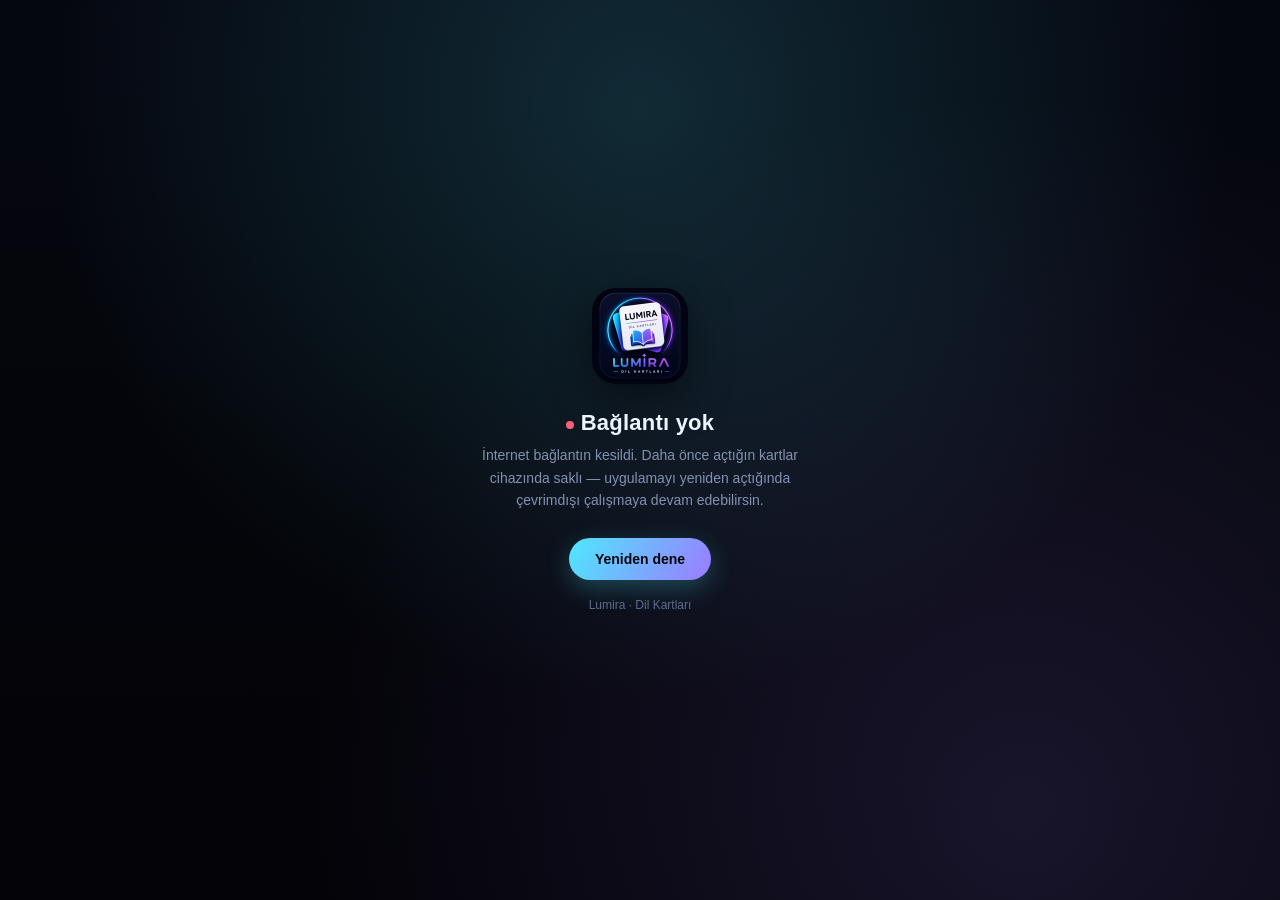
<file: offline.html>
<!DOCTYPE html>
<html lang="tr">
<head>
<meta charset="UTF-8">
<meta name="viewport" content="width=device-width, initial-scale=1.0, viewport-fit=cover">
<meta name="theme-color" content="#04050a">
<title>Çevrimdışısın · Dil Kartları</title>
<style>
  *{box-sizing:border-box;}
  html,body{margin:0;height:100%;}
  body{
    background:
      radial-gradient(circle at 50% 12%, rgba(79,232,255,.16), transparent 58%),
      radial-gradient(circle at 80% 90%, rgba(155,123,255,.14), transparent 55%),
      linear-gradient(180deg,#050710,#04050a 55%,#030308);
    color:#eef4ff;
    font-family:-apple-system,BlinkMacSystemFont,'Segoe UI',sans-serif;
    display:flex;align-items:center;justify-content:center;
    padding:calc(24px + env(safe-area-inset-top)) 22px calc(24px + env(safe-area-inset-bottom));
    text-align:center;
  }
  .box{max-width:360px;}
  img{width:96px;height:96px;border-radius:24px;box-shadow:0 12px 40px rgba(0,0,0,.5);}
  h1{font-size:22px;margin:22px 0 8px;letter-spacing:.01em;}
  p{color:#8291b3;font-size:14px;line-height:1.6;margin:0 0 26px;}
  button{
    font:inherit;font-weight:700;font-size:14px;
    padding:13px 26px;border-radius:999px;cursor:pointer;
    color:#04050a;border:0;
    background:linear-gradient(120deg,#4fe8ff,#9b7bff);
    box-shadow:0 8px 24px rgba(79,232,255,.25);
  }
  .dot{
    display:inline-block;width:8px;height:8px;border-radius:50%;
    background:#ff5f7a;margin-right:7px;vertical-align:1px;
    animation:pulse 1.8s ease-in-out infinite;
  }
  @keyframes pulse{0%,100%{opacity:.4;}50%{opacity:1;}}
  small{display:block;margin-top:18px;color:#5d6b8c;font-size:12px;}
</style>
</head>
<body>
  <div class="box">
    <img src="icon-192.png" alt="Dil Kartları">
    <h1><span class="dot"></span>Bağlantı yok</h1>
    <p>İnternet bağlantın kesildi. Daha önce açtığın kartlar cihazında saklı —
       uygulamayı yeniden açtığında çevrimdışı çalışmaya devam edebilirsin.</p>
    <button onclick="location.replace('./')">Yeniden dene</button>
    <small>Lumira · Dil Kartları</small>
  </div>
<script>
  addEventListener('online', () => location.replace('./'));
  setInterval(() => { if (navigator.onLine) location.replace('./'); }, 4000);
</script>
</body>
</html>
</file>
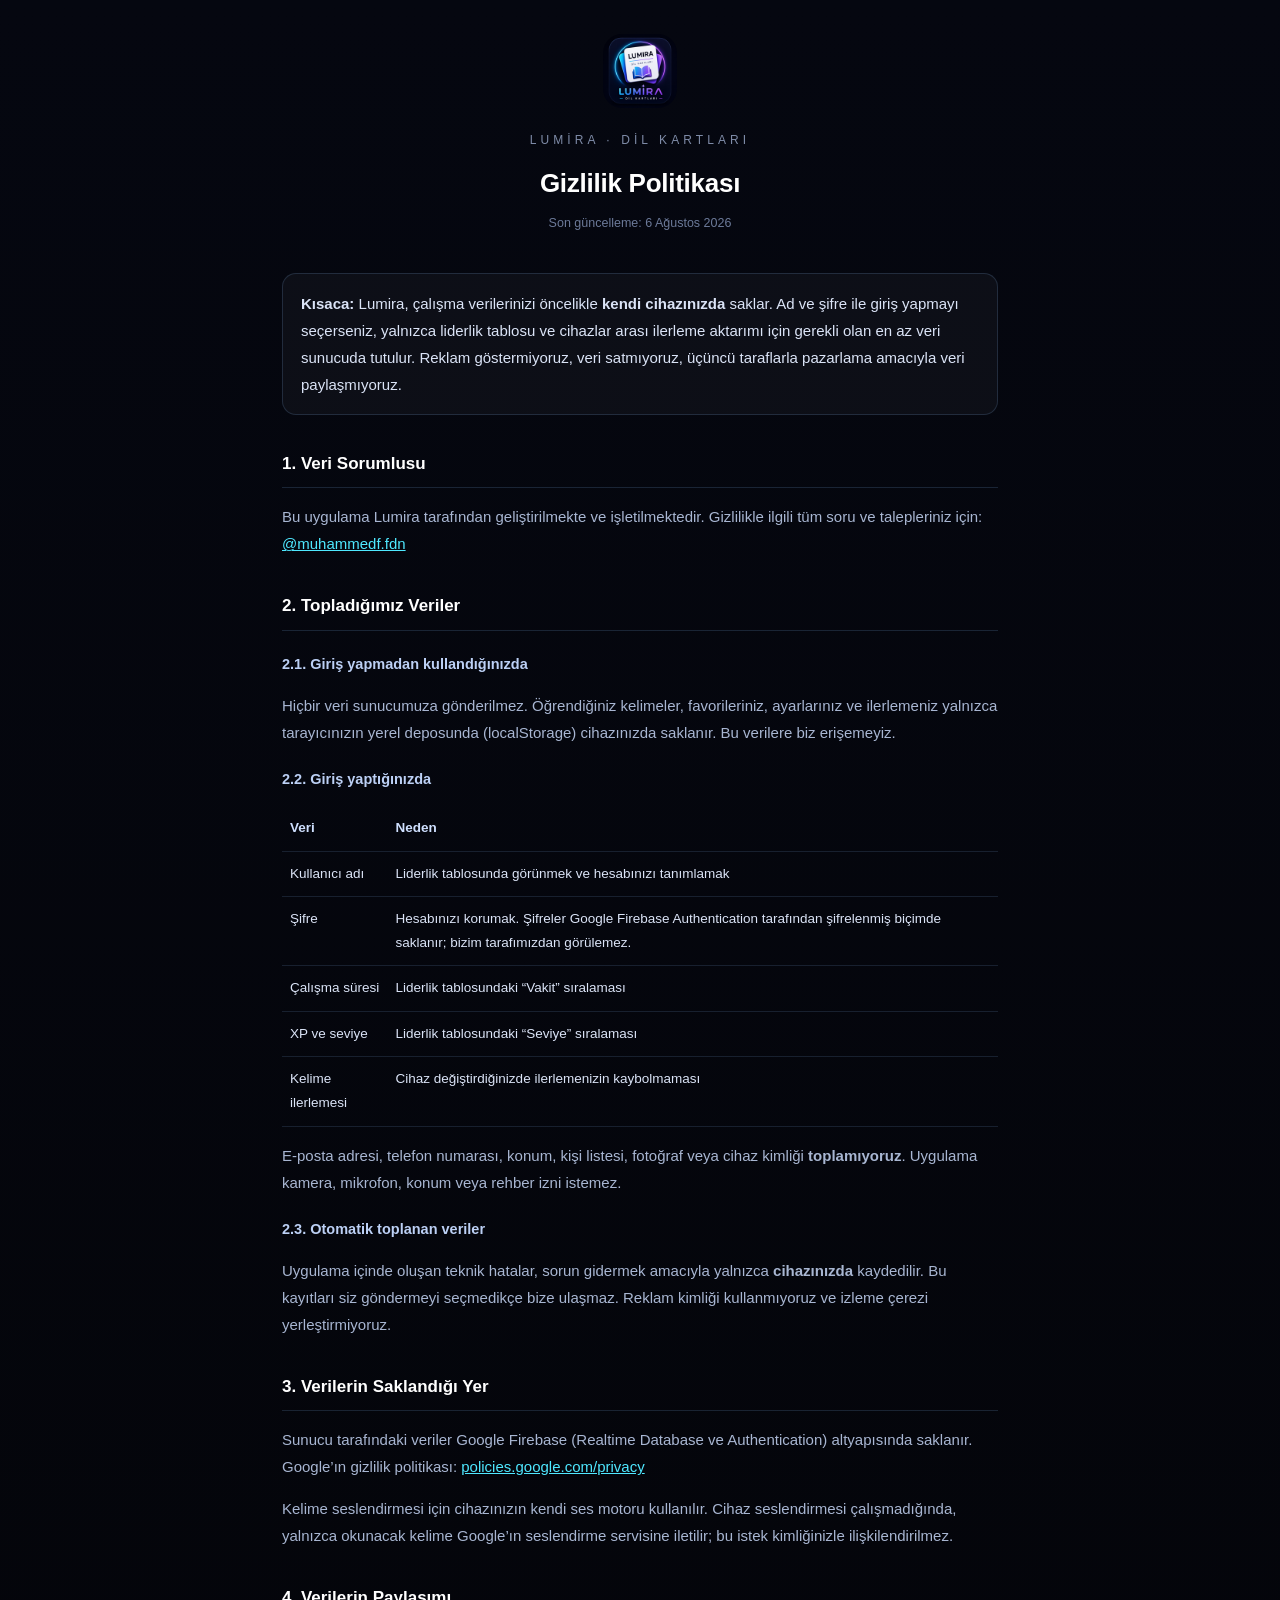
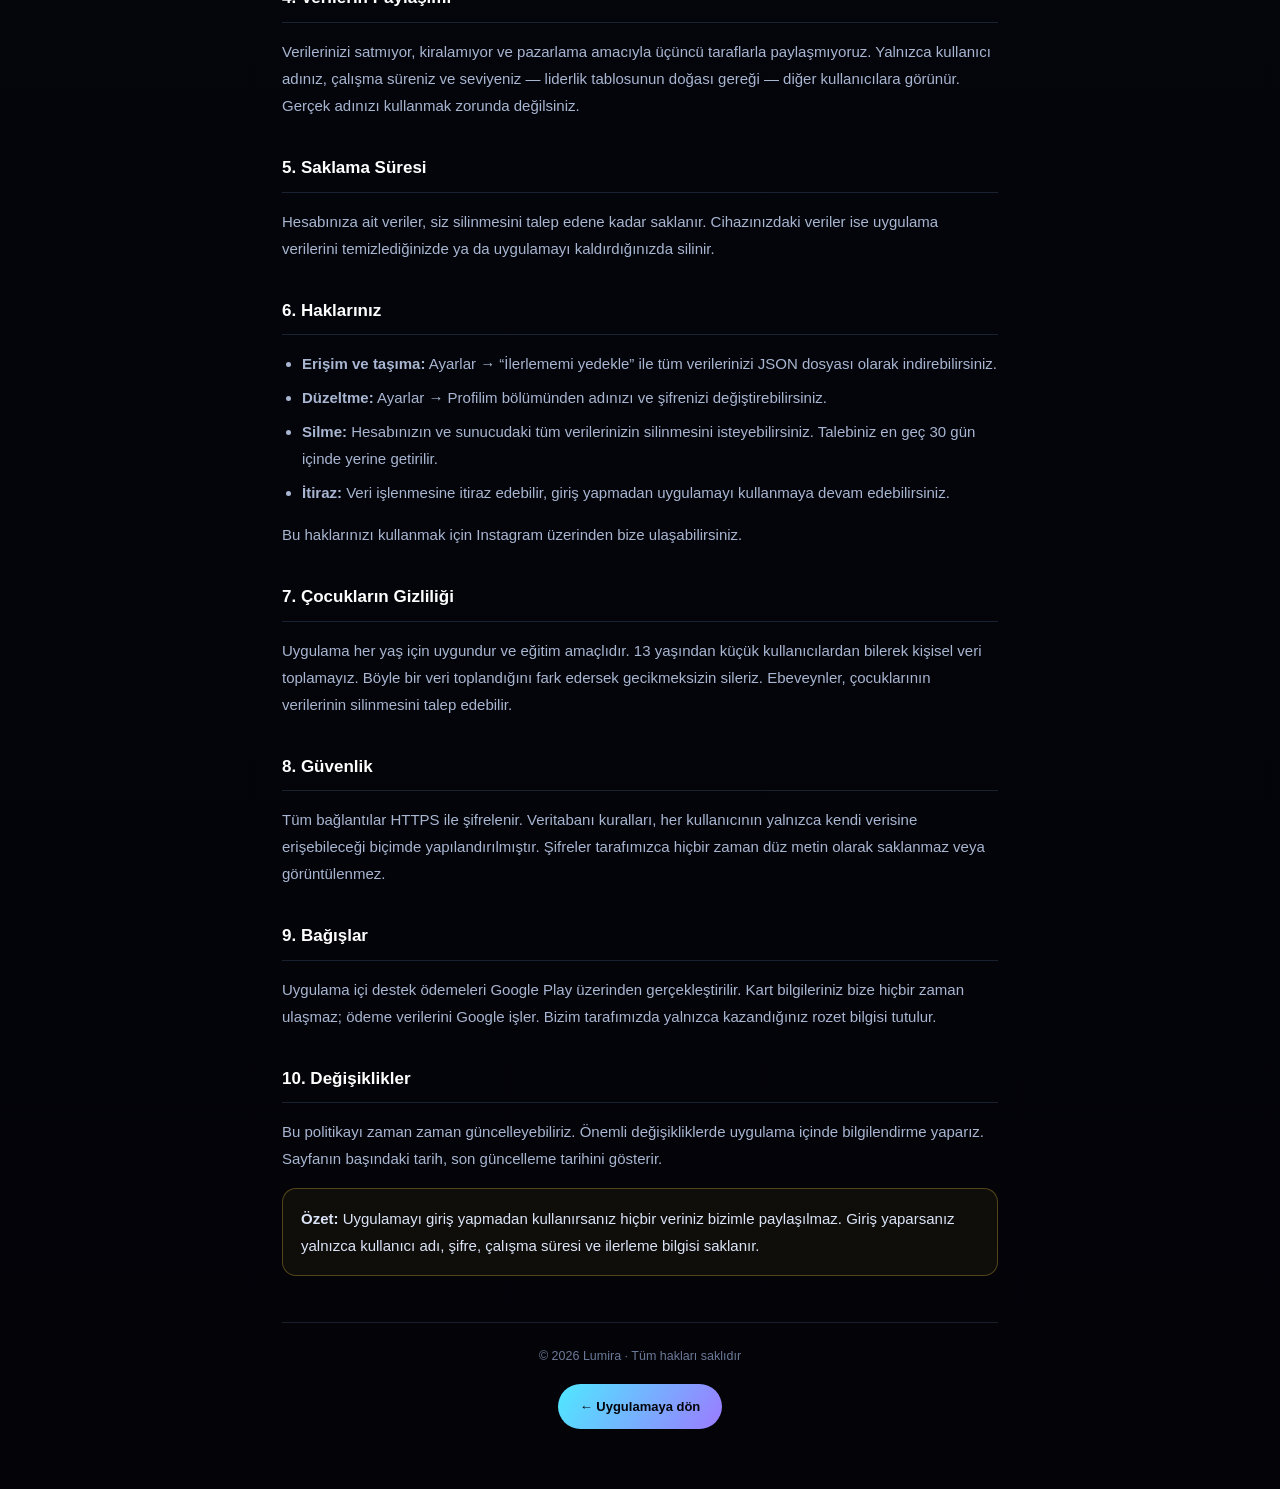
<file: privacy-index.html>
<!DOCTYPE html>
<html lang="tr">
<head>
<meta charset="UTF-8">
<meta name="viewport" content="width=device-width, initial-scale=1.0, viewport-fit=cover">
<meta name="theme-color" content="#04050a">
<meta name="description" content="Lumira | Dil Kartları gizlilik politikası — hangi verileri topluyoruz, nasıl kullanıyoruz ve haklarınız.">
<title>Gizlilik Politikası · Lumira | Dil Kartları</title>
<link rel="icon" href="../favicon.ico">
<style>
  *{box-sizing:border-box;}
  body{
    margin:0; padding:0;
    background:linear-gradient(180deg,#050710,#04050a 60%,#030308);
    color:#dbe4f7;
    font-family:-apple-system,BlinkMacSystemFont,'Segoe UI',Roboto,sans-serif;
    font-size:15px; line-height:1.8;
    -webkit-text-size-adjust:100%;
  }
  .wrap{
    max-width:760px; margin:0 auto;
    padding:calc(34px + env(safe-area-inset-top)) 22px calc(60px + env(safe-area-inset-bottom));
  }
  header{text-align:center; margin-bottom:38px;}
  header img{width:74px; height:74px; border-radius:19px;}
  .brand{
    margin-top:14px; font-size:12px; letter-spacing:.34em;
    color:#7f8ca8; text-transform:uppercase;
  }
  h1{font-size:26px; margin:8px 0 6px; color:#fff; letter-spacing:-.01em;}
  .updated{font-size:12.5px; color:#6c7a99;}
  h2{
    font-size:17px; color:#fff; margin:34px 0 10px;
    padding-bottom:8px; border-bottom:1px solid rgba(140,190,255,.16);
  }
  h3{font-size:14.5px; color:#bcd0f5; margin:20px 0 6px;}
  p,li{color:#a8b6d2;}
  ul{padding-left:20px;}
  li{margin-bottom:7px;}
  a{color:#4fe8ff;}
  .box{
    background:rgba(255,255,255,.035);
    border:1px solid rgba(140,190,255,.16);
    border-radius:14px; padding:16px 18px; margin:16px 0;
  }
  .box.warn{border-color:rgba(255,210,59,.28); background:rgba(255,210,59,.05);}
  table{width:100%; border-collapse:collapse; margin:14px 0; font-size:13.5px;}
  th,td{text-align:left; padding:10px 8px; border-bottom:1px solid rgba(140,190,255,.14); vertical-align:top;}
  th{color:#cfe0ff; font-weight:700;}
  footer{
    margin-top:46px; padding-top:22px;
    border-top:1px solid rgba(140,190,255,.14);
    text-align:center; font-size:12.5px; color:#6c7a99;
  }
  .back{
    display:inline-block; margin-top:16px; padding:11px 22px;
    border-radius:999px; text-decoration:none; font-weight:700; font-size:13px;
    color:#04050a; background:linear-gradient(120deg,#4fe8ff,#9b7bff);
  }
</style>
</head>
<body>
<div class="wrap">

  <header>
    <img src="../icon-192.png" alt="Lumira">
    <div class="brand">Lumira · Dil Kartları</div>
    <h1>Gizlilik Politikası</h1>
    <div class="updated">Son güncelleme: 6 Ağustos 2026</div>
  </header>

  <div class="box">
    <b>Kısaca:</b> Lumira, çalışma verilerinizi öncelikle <b>kendi cihazınızda</b> saklar.
    Ad ve şifre ile giriş yapmayı seçerseniz, yalnızca liderlik tablosu ve
    cihazlar arası ilerleme aktarımı için gerekli olan en az veri sunucuda tutulur.
    Reklam göstermiyoruz, veri satmıyoruz, üçüncü taraflarla pazarlama amacıyla
    veri paylaşmıyoruz.
  </div>

  <h2>1. Veri Sorumlusu</h2>
  <p>
    Bu uygulama Lumira tarafından geliştirilmekte ve işletilmektedir.
    Gizlilikle ilgili tüm soru ve talepleriniz için:
    <a href="https://www.instagram.com/muhammedf.fdn" target="_blank" rel="noopener">@muhammedf.fdn</a>
  </p>

  <h2>2. Topladığımız Veriler</h2>

  <h3>2.1. Giriş yapmadan kullandığınızda</h3>
  <p>
    Hiçbir veri sunucumuza gönderilmez. Öğrendiğiniz kelimeler, favorileriniz,
    ayarlarınız ve ilerlemeniz yalnızca tarayıcınızın yerel deposunda
    (localStorage) cihazınızda saklanır. Bu verilere biz erişemeyiz.
  </p>

  <h3>2.2. Giriş yaptığınızda</h3>
  <table>
    <tr><th>Veri</th><th>Neden</th></tr>
    <tr><td>Kullanıcı adı</td><td>Liderlik tablosunda görünmek ve hesabınızı tanımlamak</td></tr>
    <tr><td>Şifre</td><td>Hesabınızı korumak. Şifreler Google Firebase Authentication tarafından şifrelenmiş biçimde saklanır; bizim tarafımızdan görülemez.</td></tr>
    <tr><td>Çalışma süresi</td><td>Liderlik tablosundaki “Vakit” sıralaması</td></tr>
    <tr><td>XP ve seviye</td><td>Liderlik tablosundaki “Seviye” sıralaması</td></tr>
    <tr><td>Kelime ilerlemesi</td><td>Cihaz değiştirdiğinizde ilerlemenizin kaybolmaması</td></tr>
  </table>
  <p>
    E-posta adresi, telefon numarası, konum, kişi listesi, fotoğraf veya
    cihaz kimliği <b>toplamıyoruz</b>. Uygulama kamera, mikrofon, konum veya
    rehber izni istemez.
  </p>

  <h3>2.3. Otomatik toplanan veriler</h3>
  <p>
    Uygulama içinde oluşan teknik hatalar, sorun gidermek amacıyla yalnızca
    <b>cihazınızda</b> kaydedilir. Bu kayıtları siz göndermeyi seçmedikçe
    bize ulaşmaz. Reklam kimliği kullanmıyoruz ve izleme çerezi yerleştirmiyoruz.
  </p>

  <h2>3. Verilerin Saklandığı Yer</h2>
  <p>
    Sunucu tarafındaki veriler Google Firebase (Realtime Database ve
    Authentication) altyapısında saklanır. Google’ın gizlilik politikası:
    <a href="https://policies.google.com/privacy" target="_blank" rel="noopener">policies.google.com/privacy</a>
  </p>
  <p>
    Kelime seslendirmesi için cihazınızın kendi ses motoru kullanılır. Cihaz
    seslendirmesi çalışmadığında, yalnızca okunacak kelime Google’ın
    seslendirme servisine iletilir; bu istek kimliğinizle ilişkilendirilmez.
  </p>

  <h2>4. Verilerin Paylaşımı</h2>
  <p>
    Verilerinizi satmıyor, kiralamıyor ve pazarlama amacıyla üçüncü taraflarla
    paylaşmıyoruz. Yalnızca kullanıcı adınız, çalışma süreniz ve seviyeniz —
    liderlik tablosunun doğası gereği — diğer kullanıcılara görünür.
    Gerçek adınızı kullanmak zorunda değilsiniz.
  </p>

  <h2>5. Saklama Süresi</h2>
  <p>
    Hesabınıza ait veriler, siz silinmesini talep edene kadar saklanır.
    Cihazınızdaki veriler ise uygulama verilerini temizlediğinizde ya da
    uygulamayı kaldırdığınızda silinir.
  </p>

  <h2>6. Haklarınız</h2>
  <ul>
    <li><b>Erişim ve taşıma:</b> Ayarlar → “İlerlememi yedekle” ile tüm verilerinizi JSON dosyası olarak indirebilirsiniz.</li>
    <li><b>Düzeltme:</b> Ayarlar → Profilim bölümünden adınızı ve şifrenizi değiştirebilirsiniz.</li>
    <li><b>Silme:</b> Hesabınızın ve sunucudaki tüm verilerinizin silinmesini isteyebilirsiniz. Talebiniz en geç 30 gün içinde yerine getirilir.</li>
    <li><b>İtiraz:</b> Veri işlenmesine itiraz edebilir, giriş yapmadan uygulamayı kullanmaya devam edebilirsiniz.</li>
  </ul>
  <p>
    Bu haklarınızı kullanmak için Instagram üzerinden bize ulaşabilirsiniz.
  </p>

  <h2>7. Çocukların Gizliliği</h2>
  <p>
    Uygulama her yaş için uygundur ve eğitim amaçlıdır. 13 yaşından küçük
    kullanıcılardan bilerek kişisel veri toplamayız. Böyle bir veri toplandığını
    fark edersek gecikmeksizin sileriz. Ebeveynler, çocuklarının verilerinin
    silinmesini talep edebilir.
  </p>

  <h2>8. Güvenlik</h2>
  <p>
    Tüm bağlantılar HTTPS ile şifrelenir. Veritabanı kuralları, her kullanıcının
    yalnızca kendi verisine erişebileceği biçimde yapılandırılmıştır. Şifreler
    tarafımızca hiçbir zaman düz metin olarak saklanmaz veya görüntülenmez.
  </p>

  <h2>9. Bağışlar</h2>
  <p>
    Uygulama içi destek ödemeleri Google Play üzerinden gerçekleştirilir.
    Kart bilgileriniz bize hiçbir zaman ulaşmaz; ödeme verilerini Google işler.
    Bizim tarafımızda yalnızca kazandığınız rozet bilgisi tutulur.
  </p>

  <h2>10. Değişiklikler</h2>
  <p>
    Bu politikayı zaman zaman güncelleyebiliriz. Önemli değişikliklerde
    uygulama içinde bilgilendirme yaparız. Sayfanın başındaki tarih, son
    güncelleme tarihini gösterir.
  </p>

  <div class="box warn">
    <b>Özet:</b> Uygulamayı giriş yapmadan kullanırsanız hiçbir veriniz
    bizimle paylaşılmaz. Giriş yaparsanız yalnızca kullanıcı adı, şifre,
    çalışma süresi ve ilerleme bilgisi saklanır.
  </div>

  <footer>
    © 2026 Lumira · Tüm hakları saklıdır<br>
    <a class="back" href="../">← Uygulamaya dön</a>
  </footer>

</div>
</body>
</html>
</file>
